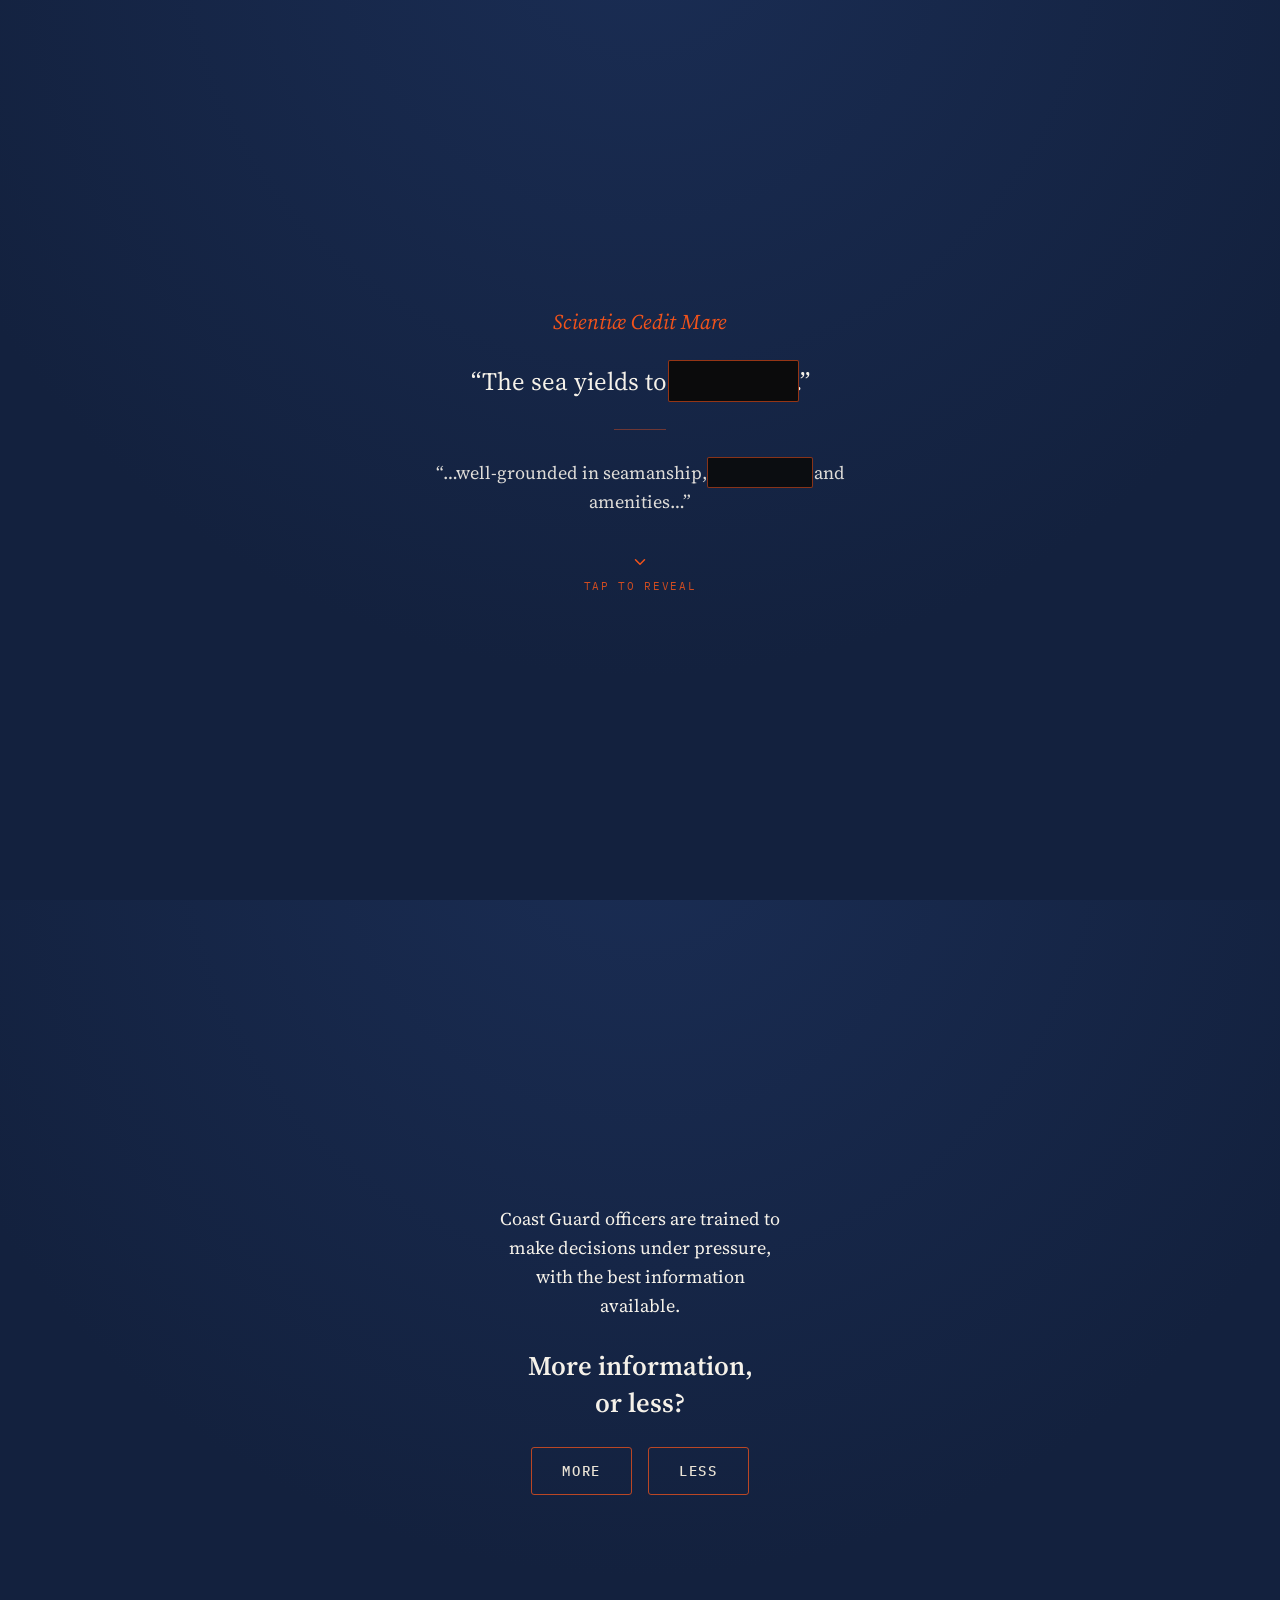
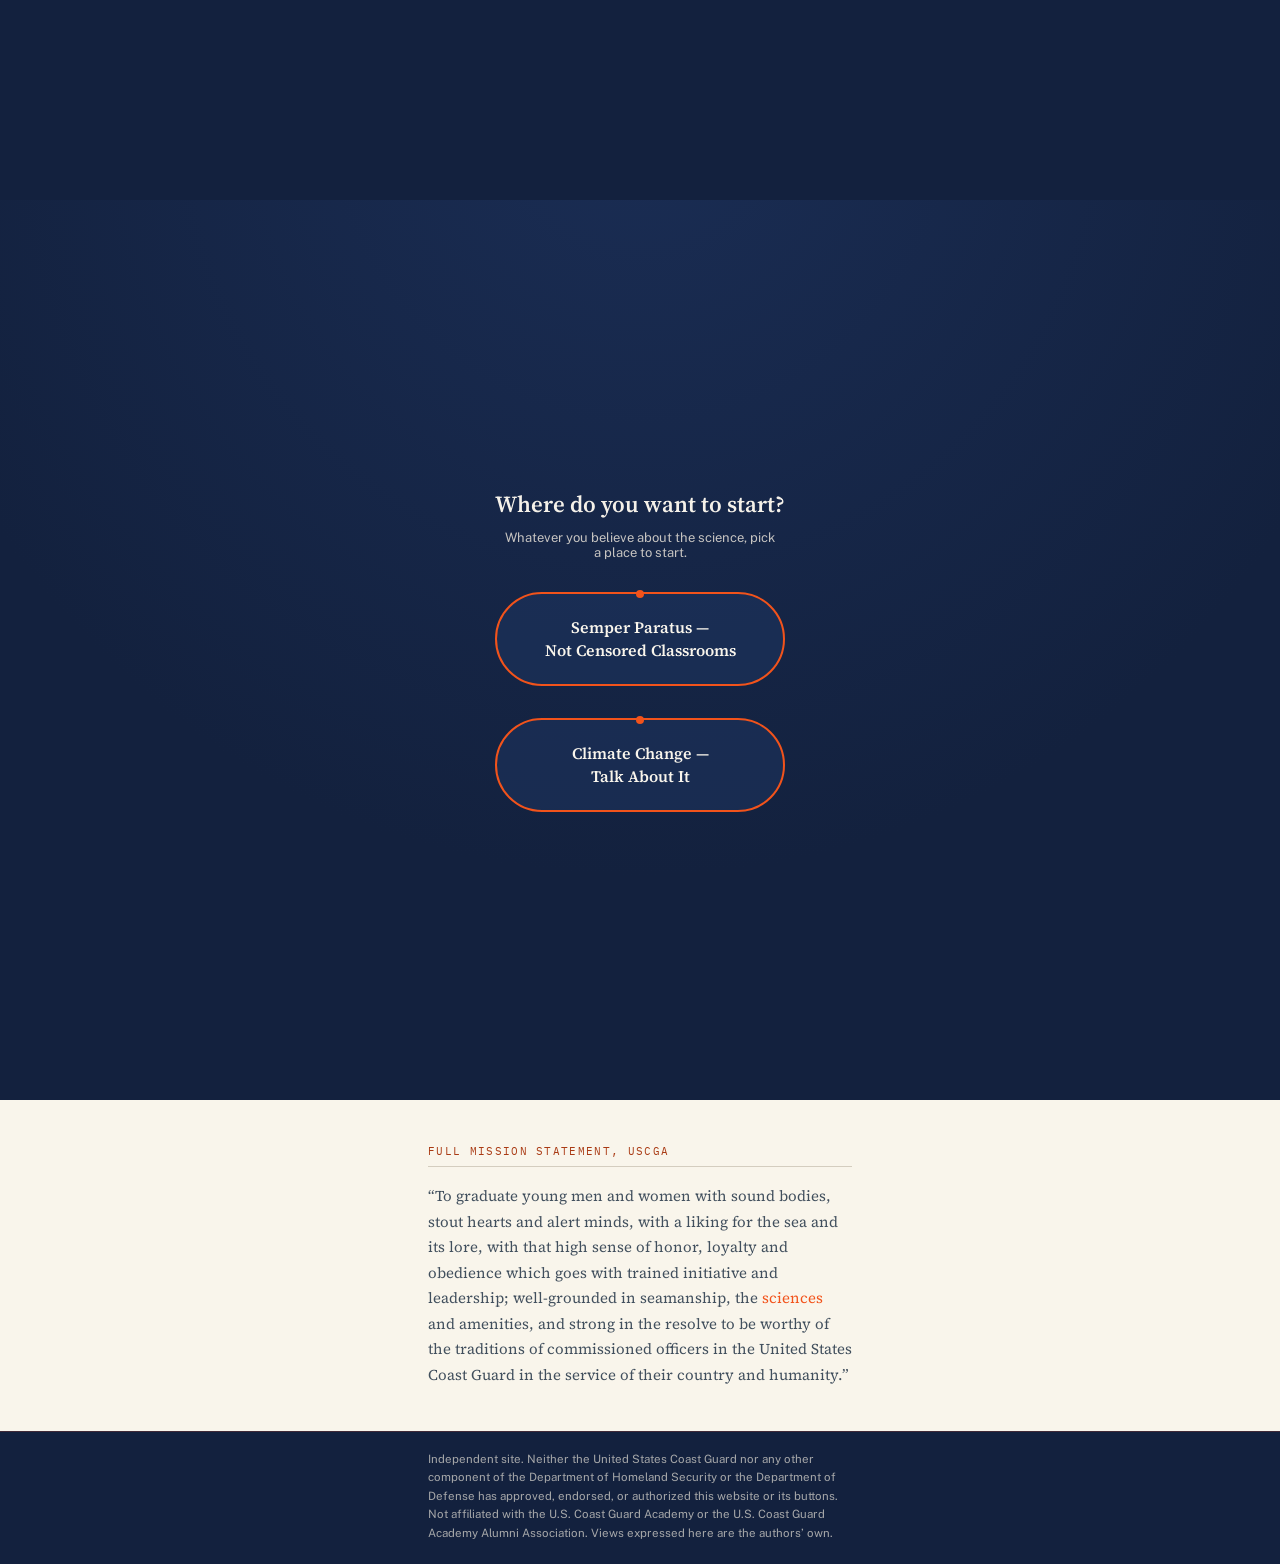
<file: index.html>
<!doctype html>
<html lang="en">
<head>
<meta charset="utf-8">
<meta name="viewport" content="width=device-width, initial-scale=1">
<title>The Sea Yields</title>
<meta name="description" content="The Coast Guard Academy&rsquo;s motto says the sea yields to knowledge. Since 2025, &ldquo;climate change&rdquo; has been a banned term in its classroom materials.">
<link rel="canonical" href="https://theseayields.com/">
<meta property="og:type" content="website">
<meta property="og:site_name" content="The Sea Yields">
<meta property="og:title" content="The Sea Yields">
<meta property="og:description" content="The Coast Guard Academy&rsquo;s motto says the sea yields to knowledge. Since 2025, &ldquo;climate change&rdquo; has been a banned term in its classroom materials.">
<meta property="og:url" content="https://theseayields.com/">
<meta property="og:image" content="https://theseayields.com/assets/images/og-image.jpg">
<meta property="og:image:width" content="1200">
<meta property="og:image:height" content="630">
<meta property="og:image:alt" content="Scienti&aelig; Cedit Mare: &ldquo;The sea yields to knowledge.&rdquo;">
<meta name="twitter:card" content="summary_large_image">
<link rel="icon" type="image/svg+xml" href="assets/favicon.svg">
<link rel="preconnect" href="https://fonts.googleapis.com">
<link rel="preconnect" href="https://fonts.gstatic.com" crossorigin>
<link rel="stylesheet" href="https://fonts.googleapis.com/css2?family=Source+Serif+4:ital,wght@0,400;0,600;1,400&family=Public+Sans:wght@400;500;600;700&family=IBM+Plex+Mono:wght@400;500&display=swap">
<link rel="stylesheet" href="assets/style.css">
<script data-goatcounter="https://theseayields.goatcounter.com/count"
        async src="//gc.zgo.at/count.js"></script>
</head>
<body>

<main>
<!-- BEAT 1 -->
<div class="band band-navy" id="beat1" style="min-height:100svh; display:flex; align-items:center;">
  <div class="col" style="padding:60px 28px;">
    <div style="display:flex; flex-direction:column; gap:26px;">
      <div style="text-align:center;">
        <h1 class="serif" style="font-style:italic; font-size:21px; color:var(--orange);">Scienti&aelig; Cedit Mare</h1>
      </div>
      <div class="serif" style="font-size:25px; line-height:1.55; text-align:center;">
        &ldquo;The sea yields to <span class="redact-slot"><span class="reveal-answer">knowledge</span><span class="redact-cover"></span></span>.&rdquo;
      </div>
      <div class="mono reveal-note" style="font-size:10.5px; color:rgba(230,225,215,0.75); text-align:center;">Scienti&aelig;, from scientia &mdash; the Latin root of &ldquo;science.&rdquo;</div>
      <div style="width:52px; height:1px; background:rgba(242,83,27,0.4); margin:2px auto;"></div>
      <div class="serif" style="font-size:18px; line-height:1.65; text-align:center; opacity:0.9;">
        &ldquo;&hellip;well-grounded in seamanship, <span class="redact-slot"><span class="reveal-answer">the sciences</span><span class="redact-cover"></span></span> and amenities&hellip;&rdquo;
      </div>
      <div class="reveal-note" id="beat1-message" tabindex="-1">
        <div style="width:52px; height:1px; background:rgba(242,83,27,0.22); margin:12px auto 20px;"></div>
        <div class="serif" style="font-size:22px; line-height:1.42; text-align:center; font-weight:600;">
          Climate change is now a censored term in a science classroom.
        </div>
        <div class="mono" style="font-size:10.5px; letter-spacing:0.05em; color:rgba(230,225,215,0.7); text-align:center; border-top:1px solid rgba(242,83,27,0.25); padding-top:12px; margin-top:16px;">
          SOURCE: DHS DIRECTIVE, FEB 14, 2025
        </div>
        <div class="sans" style="text-align:center; margin-top:8px;">
          <a href="#mission-statement" class="js-slow-scroll" onclick="event.stopPropagation()" style="font-size:13px; font-weight:500;">Read the full mission statement &rarr;</a>
        </div>
      </div>
    </div>
    <div class="scroll-hint">
      <svg class="scroll-hint-chevron" aria-hidden="true" width="18" height="18" viewBox="0 0 24 24" fill="none" stroke="var(--orange)" stroke-width="2" stroke-linecap="round" stroke-linejoin="round"><polyline points="6 9 12 15 18 9"></polyline></svg>
      <button type="button" class="mono scroll-hint-label pre-reveal reveal-btn" style="font-size:10.5px; letter-spacing:0.16em; color:rgba(242,83,27,0.85); text-transform:uppercase;">Tap to reveal</button>
      <div class="mono scroll-hint-label post-reveal" style="font-size:10.5px; letter-spacing:0.16em; color:rgba(242,83,27,0.85); text-transform:uppercase;">Keep scrolling</div>
    </div>
  </div>
</div>

<!-- BEAT 2 -->
<div class="band band-navy" id="beat2" style="min-height:100svh; display:flex; align-items:center;">
  <div class="col" style="padding:60px 28px;">
    <div style="display:flex; flex-direction:column; gap:26px; align-items:center;">
      <div class="serif" style="font-size:18px; line-height:1.6; text-align:center; max-width:290px;">
        Coast Guard officers are trained to make decisions under pressure, with the best information available.
      </div>
      <h2 class="serif" style="font-size:27px; font-weight:600; text-align:center;">
        More information,<br>or less?
      </h2>
      <div class="choice-row">
        <button class="choice-btn" type="button">MORE</button>
        <button class="choice-btn" type="button">LESS</button>
      </div>
      <div class="choice-result" tabindex="-1">
        <div style="width:60px; height:1px; background:rgba(242,83,27,0.3);"></div>
        <div class="sans" style="font-size:15px; color:var(--orange); text-align:center; max-width:270px; font-weight:500;">
          The Academy was ordered to choose less. On one specific topic.
        </div>
      </div>
    </div>
  </div>
</div>

<!-- BEAT 3 -->
<div class="band band-navy" style="min-height:100svh; display:flex; align-items:center;">
  <div class="col" style="padding:60px 28px;">
    <div style="display:flex; flex-direction:column; gap:32px; width:100%; align-items:center;">
      <div style="text-align:center;">
        <h2 class="serif" style="font-size:23px; font-weight:600;">Where do you want to start?</h2>
        <div class="sans" style="font-size:13px; color:rgba(230,225,215,0.85); margin-top:10px; max-width:270px; margin-left:auto; margin-right:auto;">Whatever you believe about the science, pick a place to start.</div>
      </div>
      <a href="academic-freedom.html" class="badge-link">
        <div class="badge">
          <div class="badge-dot"></div>
          <div class="serif badge-title">Semper Paratus &mdash;<br>Not Censored Classrooms</div>
        </div>
      </a>
      <a href="climate-change.html" class="badge-link">
        <div class="badge">
          <div class="badge-dot"></div>
          <div class="serif badge-title">Climate Change &mdash;<br>Talk About It</div>
        </div>
      </a>
    </div>
  </div>
</div>

<!-- FULL MISSION STATEMENT (footnote), verbatim from uscga.edu/about -->
<div class="band band-paper" id="mission-statement" tabindex="-1">
  <div class="col" style="padding:44px 28px;">
    <h2 class="label">Full mission statement, USCGA</h2>
    <div class="serif" style="font-size:15px; line-height:1.7; color:var(--ink-soft);">
      &ldquo;To graduate young men and women with sound bodies, stout hearts and alert minds, with a liking for the sea and its lore, with that high sense of honor, loyalty and obedience which goes with trained initiative and leadership; well-grounded in seamanship, the <span class="glow-word">sciences</span> and amenities, and strong in the resolve to be worthy of the traditions of commissioned officers in the United States Coast Guard in the service of their country and humanity.&rdquo;
    </div>
  </div>
</div>
</main>

<footer class="site-footer">
  <div class="col">Independent site. Neither the United States Coast Guard nor any other component of the Department of Homeland Security or the Department of Defense has approved, endorsed, or authorized this website or its buttons. Not affiliated with the U.S. Coast Guard Academy or the U.S. Coast Guard Academy Alumni Association. Views expressed here are the authors&rsquo; own.</div>
</footer>

<script src="assets/site.js"></script>
</body>
</html>
</file>
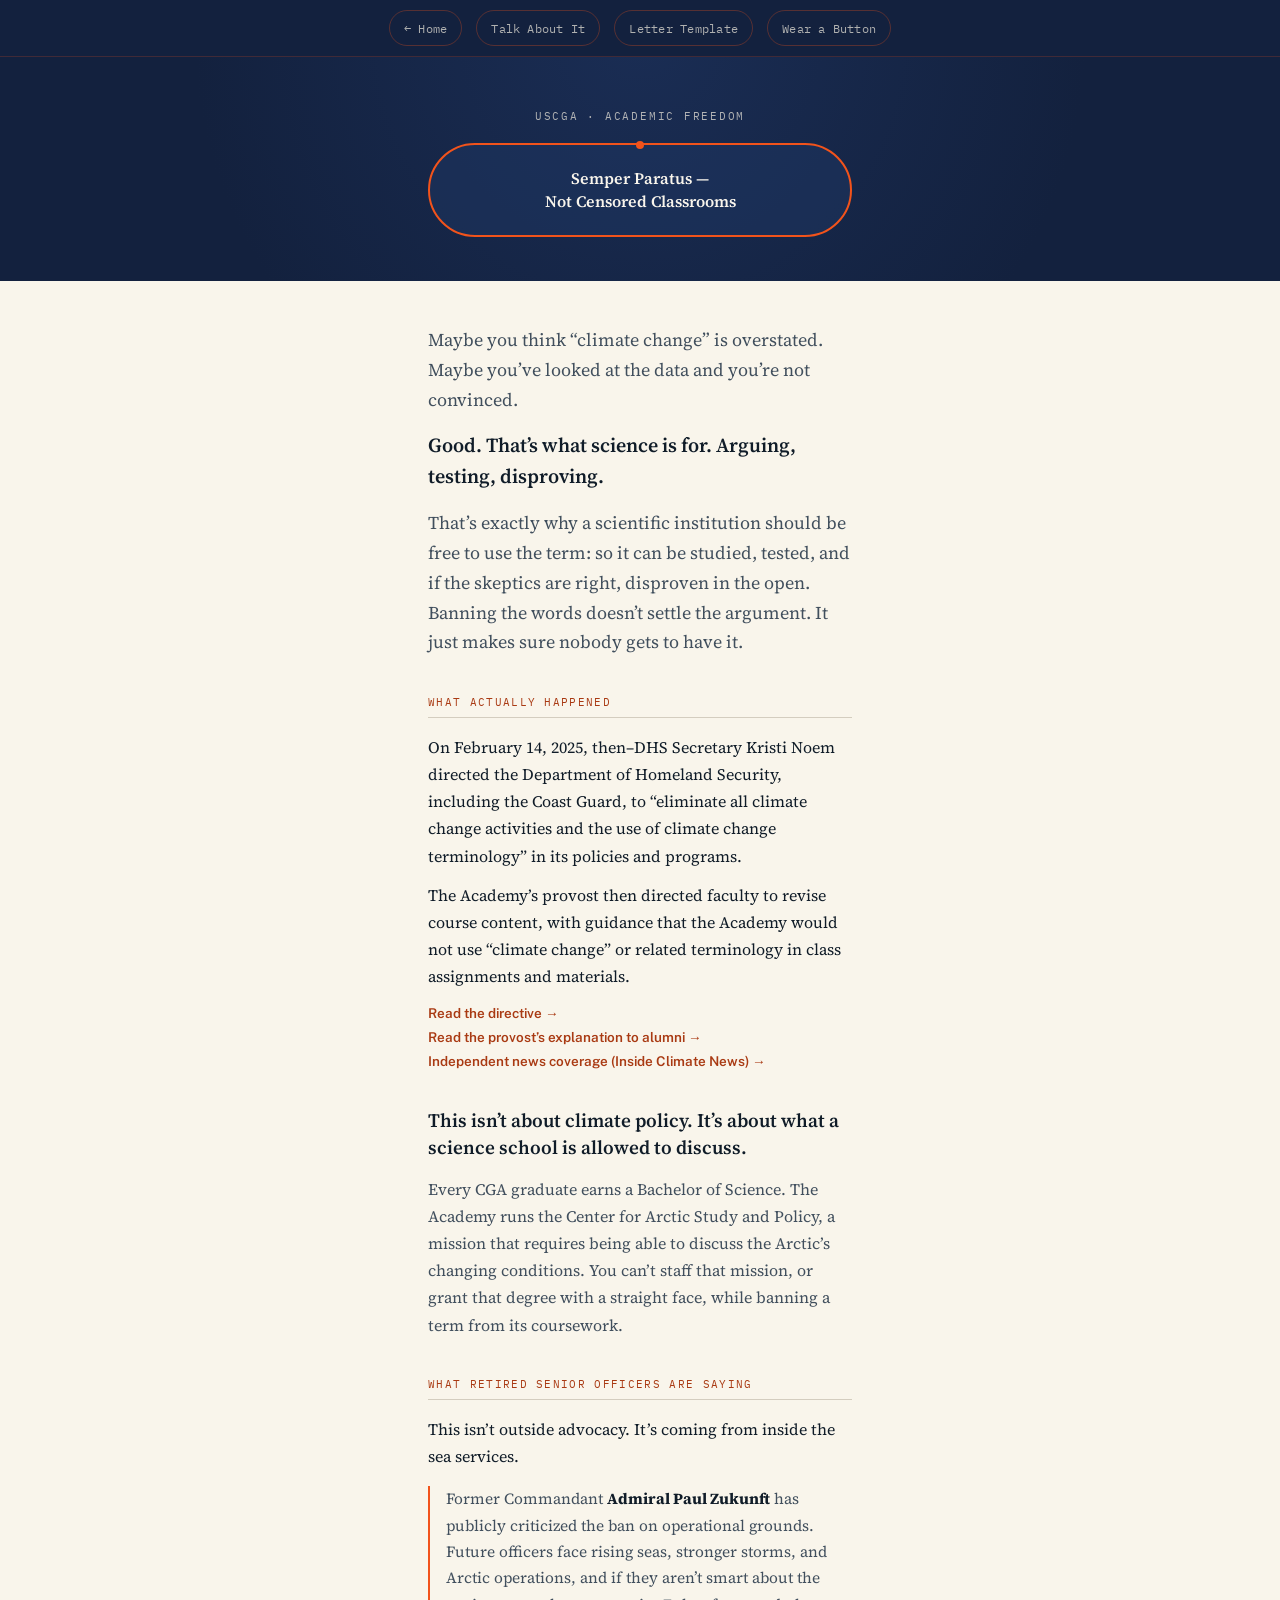
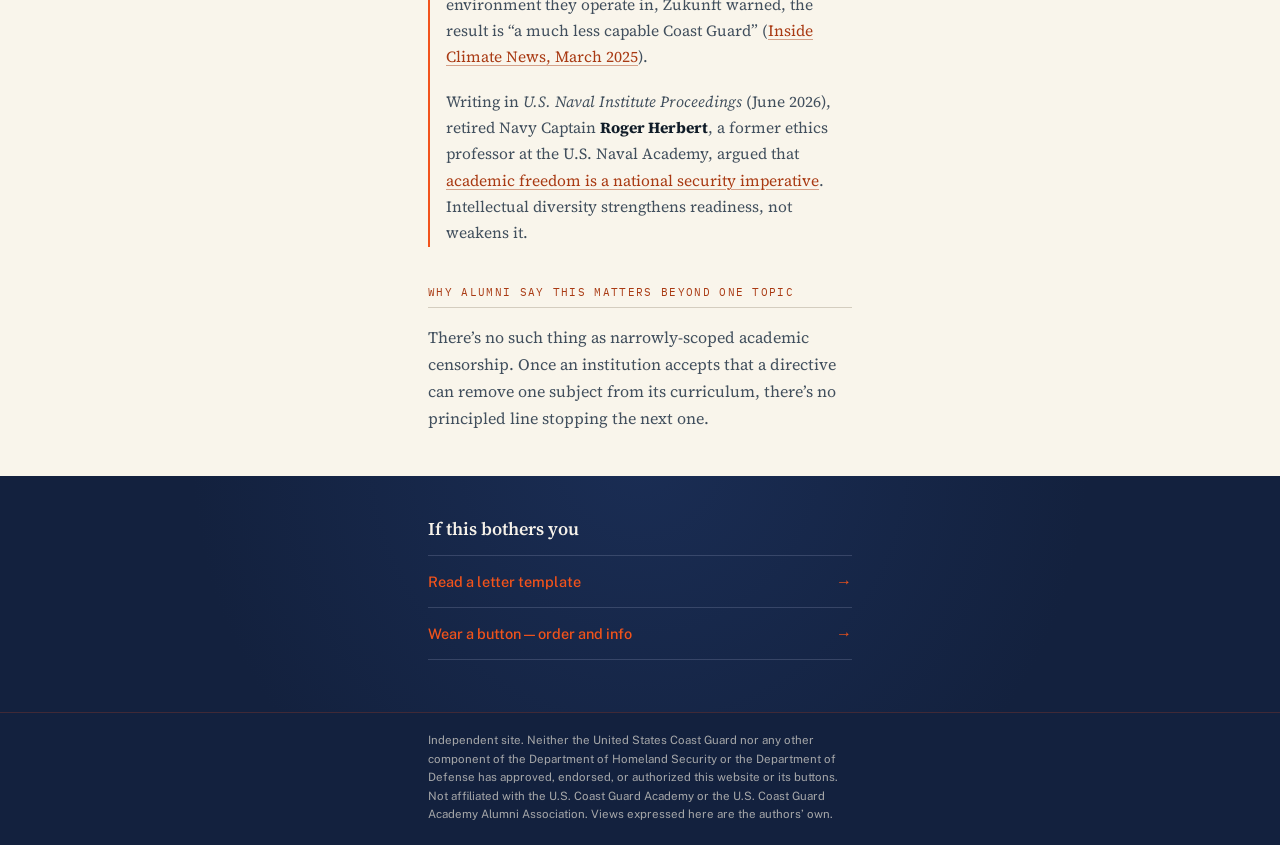
<file: academic-freedom.html>
<!doctype html>
<html lang="en">
<head>
<meta charset="utf-8">
<meta name="viewport" content="width=device-width, initial-scale=1">
<title>Not Censored Classrooms &middot; The Sea Yields</title>
<meta name="description" content="How a 2025 DHS directive took the term &ldquo;climate change&rdquo; out of Coast Guard Academy classrooms, and why retired senior officers say that hurts readiness.">
<link rel="canonical" href="https://theseayields.com/academic-freedom.html">
<meta property="og:type" content="website">
<meta property="og:site_name" content="The Sea Yields">
<meta property="og:title" content="Semper Paratus &mdash; Not Censored Classrooms">
<meta property="og:description" content="How a 2025 DHS directive took the term &ldquo;climate change&rdquo; out of Coast Guard Academy classrooms, and why retired senior officers say that hurts readiness.">
<meta property="og:url" content="https://theseayields.com/academic-freedom.html">
<meta property="og:image" content="https://theseayields.com/assets/images/og-image.jpg">
<meta property="og:image:width" content="1200">
<meta property="og:image:height" content="630">
<meta property="og:image:alt" content="Scienti&aelig; Cedit Mare: &ldquo;The sea yields to knowledge.&rdquo;">
<meta name="twitter:card" content="summary_large_image">
<link rel="icon" type="image/svg+xml" href="assets/favicon.svg">
<link rel="preconnect" href="https://fonts.googleapis.com">
<link rel="preconnect" href="https://fonts.gstatic.com" crossorigin>
<link rel="stylesheet" href="https://fonts.googleapis.com/css2?family=Source+Serif+4:ital,wght@0,400;0,600;1,400&family=Public+Sans:wght@400;500;600;700&family=IBM+Plex+Mono:wght@400;500&display=swap">
<link rel="stylesheet" href="assets/style.css">
<script data-goatcounter="https://theseayields.goatcounter.com/count"
        async src="//gc.zgo.at/count.js"></script>
</head>
<body>

<nav class="subnav" aria-label="Site"><div class="subnav-inner">
  <a href="index.html">&larr; Home</a>
  <a href="climate-change.html">Talk About It</a>
  <a href="letter-template.html">Letter Template</a>
  <a href="button-order.html">Wear a Button</a>
</div></nav>

<main>
<div class="band band-navy">
  <div class="col" style="padding:52px 28px 44px; display:flex; flex-direction:column; align-items:center; gap:20px;">
    <div class="mono" style="font-size:11px; letter-spacing:0.16em; color:rgba(230,225,215,0.75); text-transform:uppercase;">USCGA &middot; Academic Freedom</div>
    <div class="badge" style="width:100%;">
      <div class="badge-dot"></div>
      <h1 class="serif badge-title">Semper Paratus &mdash;<br>Not Censored Classrooms</h1>
    </div>
  </div>
</div>

<div class="band band-paper">
  <div class="col" style="padding:44px 28px; display:flex; flex-direction:column; gap:38px;">

    <div style="display:flex; flex-direction:column; gap:16px;">
      <div class="serif" style="font-size:18px; line-height:1.65; color:var(--ink-soft);">
        Maybe you think &ldquo;climate change&rdquo; is overstated. Maybe you&rsquo;ve looked at the data and you&rsquo;re not convinced.
      </div>
      <div class="serif" style="font-size:20px; font-weight:600; line-height:1.55;">
        Good. That&rsquo;s what science is for. Arguing, testing, disproving.
      </div>
      <div class="serif" style="font-size:18px; line-height:1.65; color:var(--ink-soft);">
        That&rsquo;s exactly why a scientific institution should be free to use the term: so it can be studied, tested, and if the skeptics are right, disproven in the open. Banning the words doesn&rsquo;t settle the argument. It just makes sure nobody gets to have it.
      </div>
    </div>

    <div>
      <h2 class="label">What actually happened</h2>
      <div class="serif" style="font-size:16px; line-height:1.7;">
        On February 14, 2025, then&#8211;DHS Secretary Kristi Noem directed the Department of Homeland Security, including the Coast Guard, to &ldquo;eliminate all climate change activities and the use of climate change terminology&rdquo; in its policies and programs.
      </div>
      <div class="serif" style="font-size:16px; line-height:1.7; margin-top:12px;">
        The Academy&rsquo;s provost then directed faculty to revise course content, with guidance that the Academy would not use &ldquo;climate change&rdquo; or related terminology in class assignments and materials.
      </div>
      <div class="sans" style="margin-top:14px; display:flex; flex-direction:column; gap:8px;">
        <a href="assets/documents/dhs-directive-2025-02-14.pdf" style="font-size:13.5px; font-weight:600;">Read the directive &rarr;</a>
        <a href="https://www.cgaalumni.org/s/1043/21/interior.aspx?sid=1043&amp;gid=1&amp;pgid=7853&amp;cid=21069&amp;ecid=21069&amp;crid=0&amp;calpgid=5810&amp;calcid=15048" style="font-size:13.5px; font-weight:600;">Read the provost&rsquo;s explanation to alumni &rarr;</a>
        <a href="https://insideclimatenews.org/news/07032025/coast-guard-academy-censors-climate-change-terminology/" style="font-size:13.5px; font-weight:600;">Independent news coverage (Inside Climate News) &rarr;</a>
      </div>
    </div>

    <div>
      <h2 class="serif" style="font-size:19px; font-weight:600; line-height:1.45; margin-bottom:14px;">
        This isn&rsquo;t about climate policy. It&rsquo;s about what a science school is allowed to discuss.
      </h2>
      <div class="serif" style="font-size:16px; line-height:1.7; color:var(--ink-soft);">
        Every CGA graduate earns a Bachelor of Science. The Academy runs the Center for Arctic Study and Policy, a mission that requires being able to discuss the Arctic&rsquo;s changing conditions. You can&rsquo;t staff that mission, or grant that degree with a straight face, while banning a term from its coursework.
      </div>
    </div>

    <div>
      <h2 class="label">What retired senior officers are saying</h2>
      <div class="serif" style="font-size:16px; line-height:1.7; margin-bottom:16px;">
        This isn&rsquo;t outside advocacy. It&rsquo;s coming from inside the sea services.
      </div>
      <div class="quote-block">
        <div class="serif" style="font-size:15.5px; line-height:1.7; color:var(--ink-soft);">
          Former Commandant <strong style="color:var(--ink);">Admiral Paul Zukunft</strong> has publicly criticized the ban on operational grounds. Future officers face rising seas, stronger storms, and Arctic operations, and if they aren&rsquo;t smart about the environment they operate in, Zukunft warned, the result is &ldquo;a much less capable Coast Guard&rdquo; (<a href="https://insideclimatenews.org/news/07032025/coast-guard-academy-censors-climate-change-terminology/">Inside Climate News, March 2025</a>).
        </div>
        <div class="serif" style="font-size:15.5px; line-height:1.7; color:var(--ink-soft);">
          Writing in <em>U.S. Naval Institute Proceedings</em> (June 2026), retired Navy Captain <strong style="color:var(--ink);">Roger Herbert</strong>, a former ethics professor at the U.S. Naval Academy, argued that <a href="https://www.usni.org/magazines/proceedings/2026/june/academic-freedom-national-security-imperative">academic freedom is a national security imperative</a>. Intellectual diversity strengthens readiness, not weakens it.
        </div>
      </div>
    </div>

    <div>
      <h2 class="label">Why alumni say this matters beyond one topic</h2>
      <div class="serif" style="font-size:16px; line-height:1.7; color:var(--ink-soft);">
        There&rsquo;s no such thing as narrowly-scoped academic censorship. Once an institution accepts that a directive can remove one subject from its curriculum, there&rsquo;s no principled line stopping the next one.
      </div>
    </div>

  </div>
</div>

<div class="band band-navy">
  <div class="col" style="padding:40px 28px 52px;">
    <h2 class="serif" style="font-size:18px; font-weight:600; margin-bottom:14px;">If this bothers you</h2>
    <div class="footer-cta">
      <a href="letter-template.html"><span class="sans" style="font-size:14.5px; font-weight:500;">Read a letter template</span><span class="sans" style="font-size:16px;">&rarr;</span></a>
      <a href="button-order.html"><span class="sans" style="font-size:14.5px; font-weight:500;">Wear a button &mdash; order and info</span><span class="sans" style="font-size:16px;">&rarr;</span></a>
    </div>
  </div>
</div>
</main>

<footer class="site-footer">
  <div class="col">Independent site. Neither the United States Coast Guard nor any other component of the Department of Homeland Security or the Department of Defense has approved, endorsed, or authorized this website or its buttons. Not affiliated with the U.S. Coast Guard Academy or the U.S. Coast Guard Academy Alumni Association. Views expressed here are the authors&rsquo; own.</div>
</footer>

<script src="assets/site.js"></script>
</body>
</html>
</file>
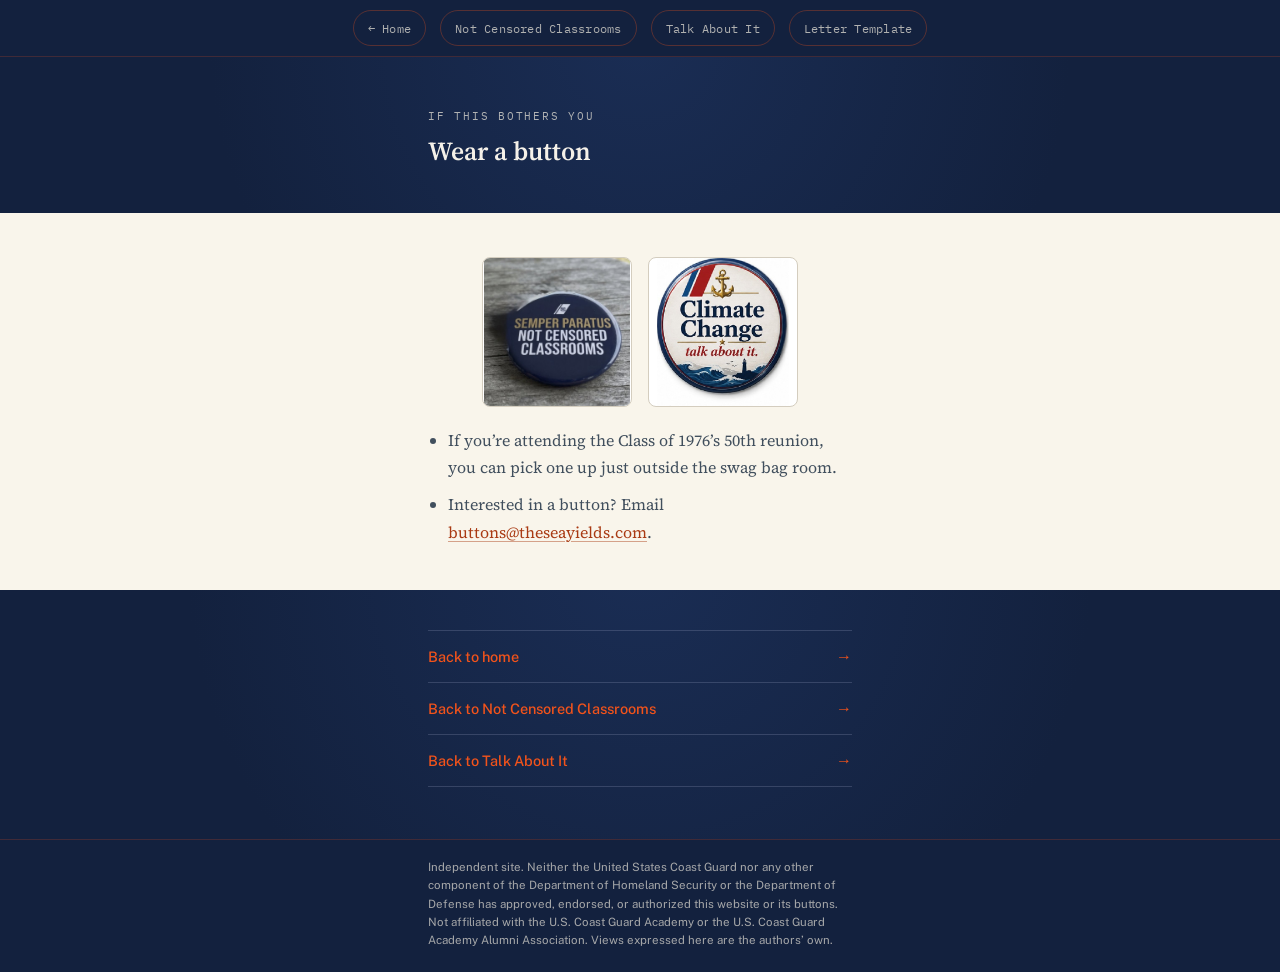
<file: button-order.html>
<!doctype html>
<html lang="en">
<head>
<meta charset="utf-8">
<meta name="viewport" content="width=device-width, initial-scale=1">
<title>Wear a Button &middot; The Sea Yields</title>
<meta name="description" content="Wear a &ldquo;Semper Paratus &mdash; Not Censored Classrooms&rdquo; or &ldquo;Climate Change &mdash; Talk About It&rdquo; button. Here&rsquo;s how to get one.">
<link rel="canonical" href="https://theseayields.com/button-order.html">
<meta property="og:type" content="website">
<meta property="og:site_name" content="The Sea Yields">
<meta property="og:title" content="Wear a button">
<meta property="og:description" content="Wear a &ldquo;Semper Paratus &mdash; Not Censored Classrooms&rdquo; or &ldquo;Climate Change &mdash; Talk About It&rdquo; button. Here&rsquo;s how to get one.">
<meta property="og:url" content="https://theseayields.com/button-order.html">
<meta property="og:image" content="https://theseayields.com/assets/images/og-image.jpg">
<meta property="og:image:width" content="1200">
<meta property="og:image:height" content="630">
<meta property="og:image:alt" content="Scienti&aelig; Cedit Mare: &ldquo;The sea yields to knowledge.&rdquo;">
<meta name="twitter:card" content="summary_large_image">
<link rel="icon" type="image/svg+xml" href="assets/favicon.svg">
<link rel="preconnect" href="https://fonts.googleapis.com">
<link rel="preconnect" href="https://fonts.gstatic.com" crossorigin>
<link rel="stylesheet" href="https://fonts.googleapis.com/css2?family=Source+Serif+4:ital,wght@0,400;0,600;1,400&family=Public+Sans:wght@400;500;600;700&family=IBM+Plex+Mono:wght@400;500&display=swap">
<link rel="stylesheet" href="assets/style.css">
<script data-goatcounter="https://theseayields.goatcounter.com/count"
        async src="//gc.zgo.at/count.js"></script>
</head>
<body>

<nav class="subnav" aria-label="Site"><div class="subnav-inner">
  <a href="index.html">&larr; Home</a>
  <a href="academic-freedom.html">Not Censored Classrooms</a>
  <a href="climate-change.html">Talk About It</a>
  <a href="letter-template.html">Letter Template</a>
</div></nav>

<main>
<div class="band band-navy">
  <div class="col" style="padding:52px 28px 44px;">
    <div class="mono" style="font-size:11px; letter-spacing:0.16em; color:rgba(230,225,215,0.75); text-transform:uppercase;">If This Bothers You</div>
    <h1 class="serif" style="font-size:26px; font-weight:600; margin-top:10px;">Wear a button</h1>
  </div>
</div>

<div class="band band-paper">
  <div class="col" style="padding:44px 28px; display:flex; flex-direction:column; gap:20px;">
    <div style="display:flex; justify-content:center; align-items:center; gap:16px; flex-wrap:wrap;">
      <div style="width:150px; aspect-ratio:1/1; flex:0 0 auto; border:1.5px solid var(--rule); border-radius:8px; overflow:hidden; background:#fff;">
        <img src="assets/images/button-not-censored-classrooms.jpg" alt="Semper Paratus — Not Censored Classrooms button" style="display:block; width:100%; height:100%; object-fit:contain;">
      </div>
      <div style="width:150px; aspect-ratio:1/1; flex:0 0 auto; border:1.5px solid var(--rule); border-radius:8px; overflow:hidden; background:#fff;">
        <img src="assets/images/button-climate-change.jpg" alt="Climate Change — Talk About It button" style="display:block; width:100%; height:100%; object-fit:contain;">
      </div>
    </div>

    <ul style="margin:0; padding-left:20px; display:flex; flex-direction:column; gap:10px;">
      <li class="serif" style="font-size:16px; line-height:1.7; color:var(--ink-soft);">If you&rsquo;re attending the Class of 1976&rsquo;s 50th reunion, you can pick one up just outside the swag bag room.</li>
      <li class="serif" style="font-size:16px; line-height:1.7; color:var(--ink-soft);">Interested in a button? Email <a href="mailto:buttons@theseayields.com">buttons@theseayields.com</a>.</li>
    </ul>
  </div>
</div>

<div class="band band-navy">
  <div class="col" style="padding:40px 28px 52px;">
    <div class="footer-cta">
      <a href="index.html"><span class="sans" style="font-size:14.5px; font-weight:500;">Back to home</span><span class="sans" style="font-size:16px;">&rarr;</span></a>
      <a href="academic-freedom.html"><span class="sans" style="font-size:14.5px; font-weight:500;">Back to Not Censored Classrooms</span><span class="sans" style="font-size:16px;">&rarr;</span></a>
      <a href="climate-change.html"><span class="sans" style="font-size:14.5px; font-weight:500;">Back to Talk About It</span><span class="sans" style="font-size:16px;">&rarr;</span></a>
    </div>
  </div>
</div>
</main>

<footer class="site-footer">
  <div class="col">Independent site. Neither the United States Coast Guard nor any other component of the Department of Homeland Security or the Department of Defense has approved, endorsed, or authorized this website or its buttons. Not affiliated with the U.S. Coast Guard Academy or the U.S. Coast Guard Academy Alumni Association. Views expressed here are the authors&rsquo; own.</div>
</footer>

<script src="assets/site.js"></script>
</body>
</html>
</file>
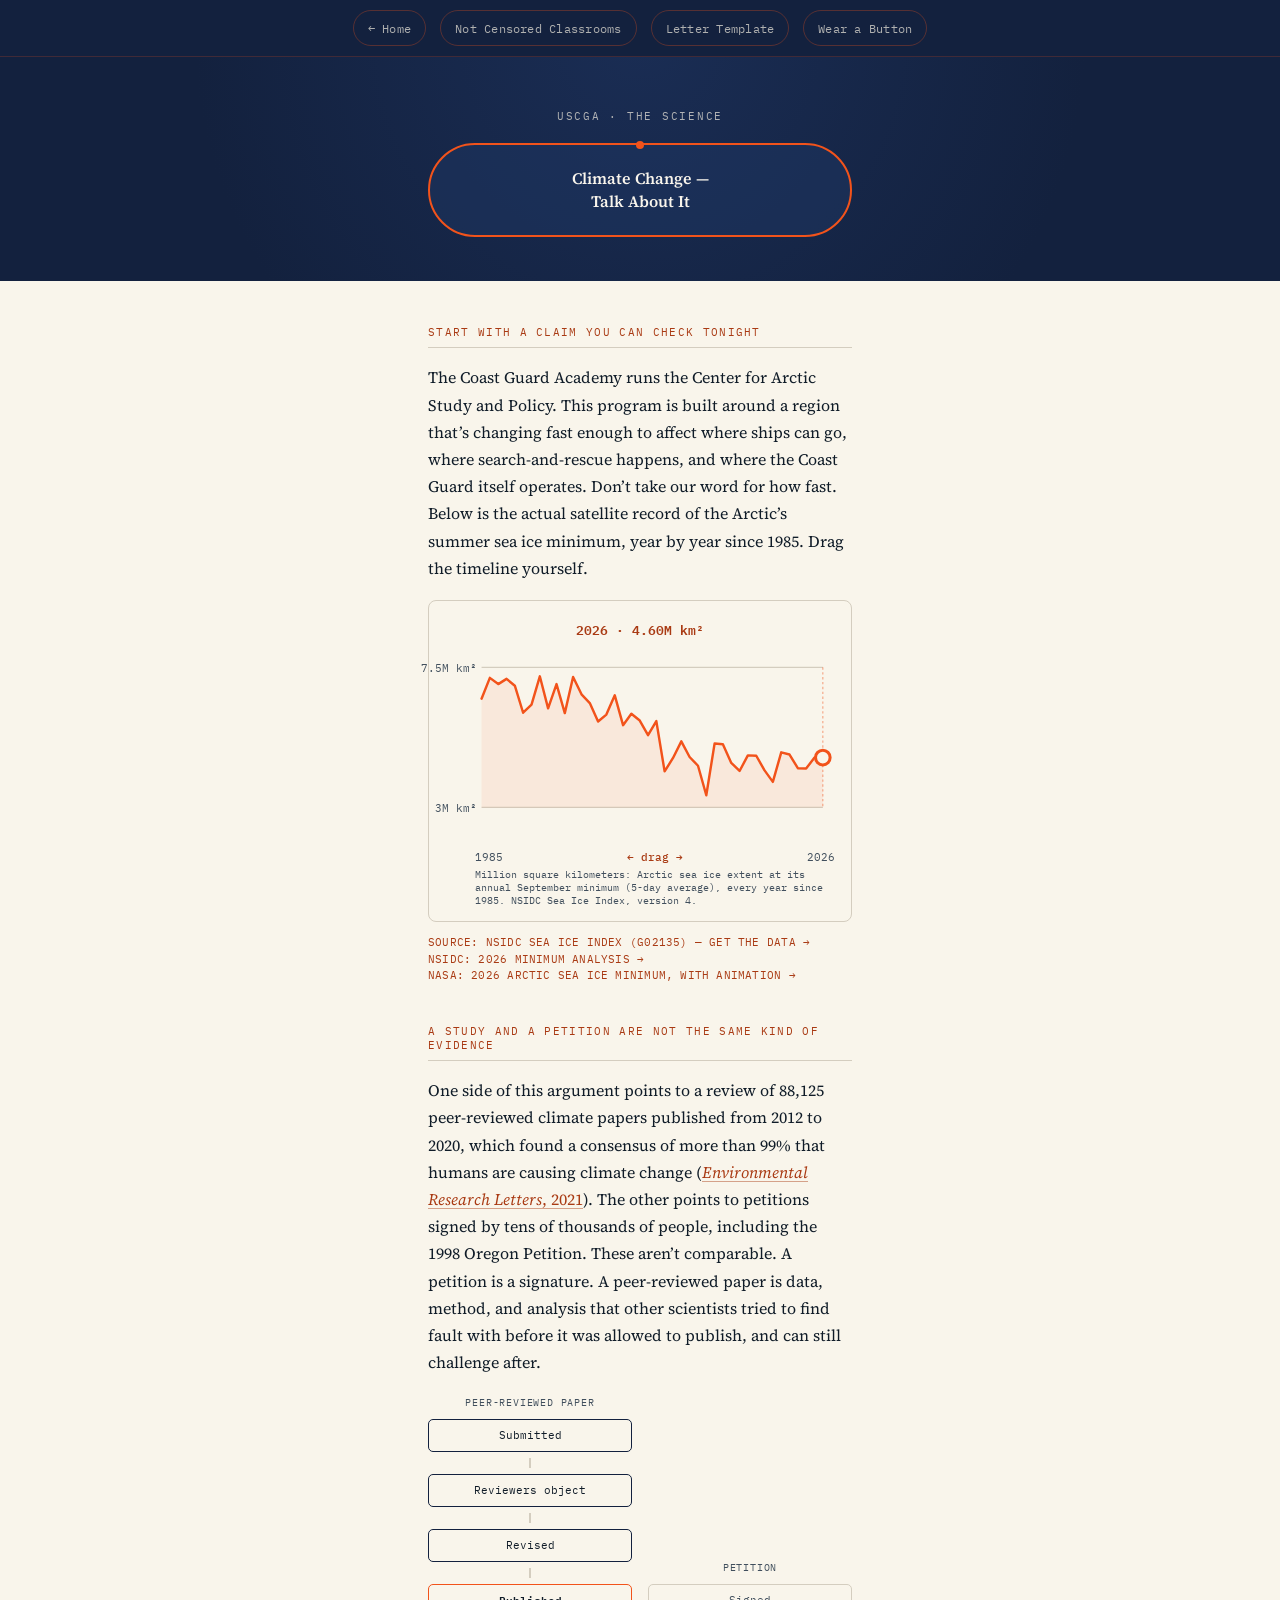
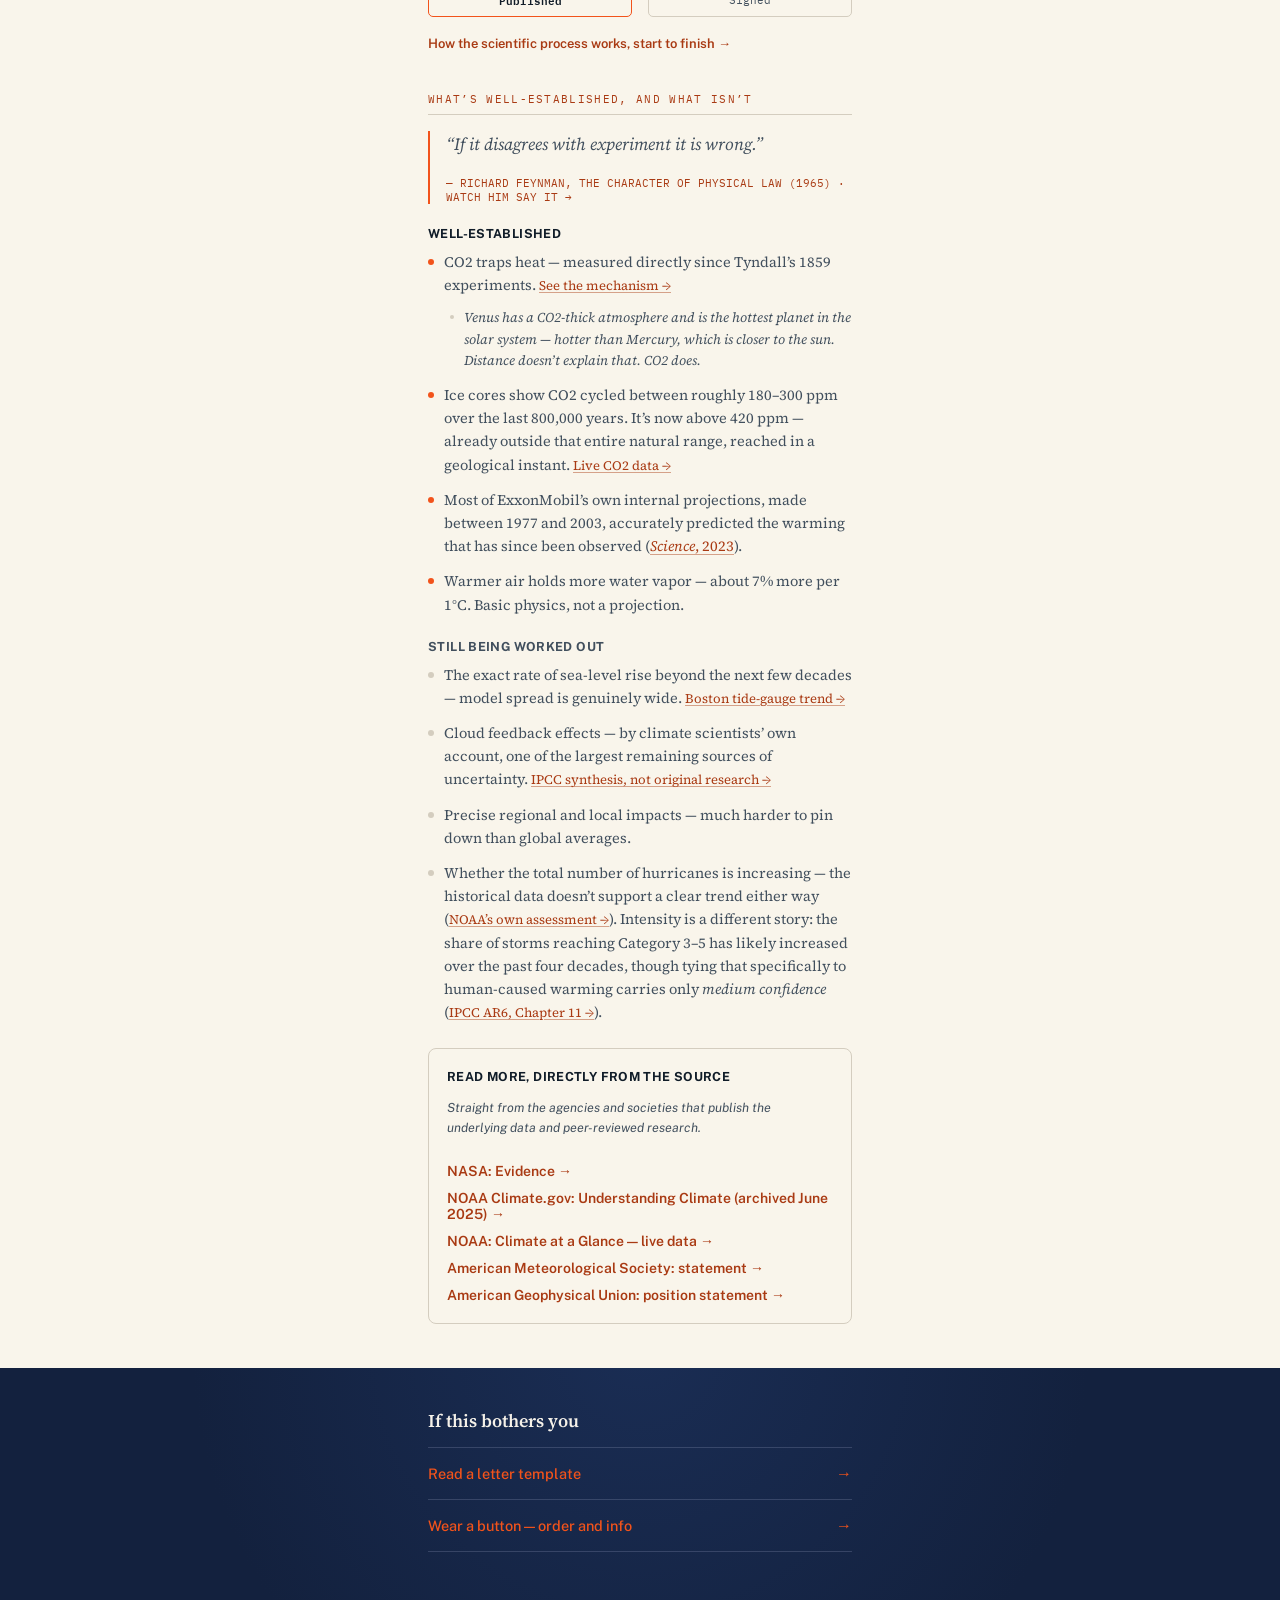
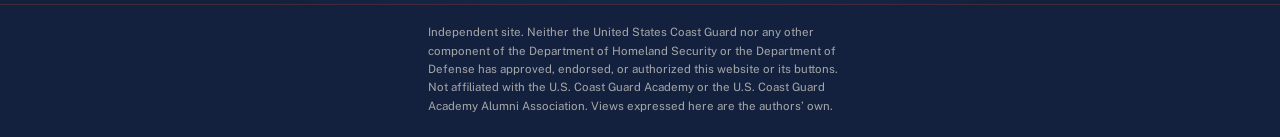
<file: climate-change.html>
<!doctype html>
<html lang="en">
<head>
<meta charset="utf-8">
<meta name="viewport" content="width=device-width, initial-scale=1">
<title>Climate Change: Talk About It &middot; The Sea Yields</title>
<meta name="description" content="Check the data yourself: the Arctic&rsquo;s September sea ice minimum every year since 1985, what&rsquo;s well-established about climate change, and what isn&rsquo;t.">
<link rel="canonical" href="https://theseayields.com/climate-change.html">
<meta property="og:type" content="website">
<meta property="og:site_name" content="The Sea Yields">
<meta property="og:title" content="Climate Change &mdash; Talk About It">
<meta property="og:description" content="Check the data yourself: the Arctic&rsquo;s September sea ice minimum every year since 1985, what&rsquo;s well-established about climate change, and what isn&rsquo;t.">
<meta property="og:url" content="https://theseayields.com/climate-change.html">
<meta property="og:image" content="https://theseayields.com/assets/images/og-image.jpg">
<meta property="og:image:width" content="1200">
<meta property="og:image:height" content="630">
<meta property="og:image:alt" content="Scienti&aelig; Cedit Mare: &ldquo;The sea yields to knowledge.&rdquo;">
<meta name="twitter:card" content="summary_large_image">
<link rel="icon" type="image/svg+xml" href="assets/favicon.svg">
<link rel="preconnect" href="https://fonts.googleapis.com">
<link rel="preconnect" href="https://fonts.gstatic.com" crossorigin>
<link rel="stylesheet" href="https://fonts.googleapis.com/css2?family=Source+Serif+4:ital,wght@0,400;0,600;1,400&family=Public+Sans:wght@400;500;600;700&family=IBM+Plex+Mono:wght@400;500&display=swap">
<link rel="stylesheet" href="assets/style.css">
<script data-goatcounter="https://theseayields.goatcounter.com/count"
        async src="//gc.zgo.at/count.js"></script>
</head>
<body>

<nav class="subnav" aria-label="Site"><div class="subnav-inner">
  <a href="index.html">&larr; Home</a>
  <a href="academic-freedom.html">Not Censored Classrooms</a>
  <a href="letter-template.html">Letter Template</a>
  <a href="button-order.html">Wear a Button</a>
</div></nav>

<main>
<div class="band band-navy">
  <div class="col" style="padding:52px 28px 44px; display:flex; flex-direction:column; align-items:center; gap:20px;">
    <div class="mono" style="font-size:11px; letter-spacing:0.16em; color:rgba(230,225,215,0.75); text-transform:uppercase;">USCGA &middot; The Science</div>
    <div class="badge" style="width:100%;">
      <div class="badge-dot"></div>
      <h1 class="serif badge-title">Climate Change &mdash;<br>Talk About It</h1>
    </div>
  </div>
</div>

<div class="band band-paper">
  <div class="col" style="padding:44px 28px; display:flex; flex-direction:column; gap:40px;">

    <div>
      <h2 class="label">Start with a claim you can check tonight</h2>
      <div class="serif" style="font-size:16px; line-height:1.7; margin-bottom:18px;">
        The Coast Guard Academy runs the Center for Arctic Study and Policy. This program is built around a region that&rsquo;s changing fast enough to affect where ships can go, where search-and-rescue happens, and where the Coast Guard itself operates. Don&rsquo;t take our word for how fast. Below is the actual satellite record of the Arctic&rsquo;s summer sea ice minimum, year by year since 1985. Drag the timeline yourself.
      </div>

      <div class="chart-box">
        <div id="chart-readout" class="mono" style="font-size:13px; font-weight:600; color:var(--orange-deep); text-align:center; margin-bottom:8px;">2026 &middot; 4.60M km&sup2;</div>
        <svg id="ice-chart" viewBox="0 0 320 160" width="100%" tabindex="0" role="slider" aria-label="Arctic September sea ice minimum, by year" aria-valuemin="1985" aria-valuemax="2026" aria-valuenow="2026" aria-valuetext="2026: 4.60 million square kilometers">
          <line x1="30" y1="15" x2="310" y2="15" stroke="var(--rule)" stroke-width="1"></line>
          <line x1="30" y1="130" x2="310" y2="130" stroke="var(--rule)" stroke-width="1"></line>
          <text x="26" y="19" text-anchor="end" font-family="IBM Plex Mono, monospace" font-size="9" fill="var(--ink-soft)">7.5M km&sup2;</text>
          <text x="26" y="134" text-anchor="end" font-family="IBM Plex Mono, monospace" font-size="9" fill="var(--ink-soft)">3M km&sup2;</text>
          <!-- Line and area are drawn by assets/site.js from its iceData list. -->
          <polygon id="chart-area" fill="var(--orange)" opacity="0.08"></polygon>
          <polyline id="chart-line" fill="none" stroke="var(--orange)" stroke-width="2" stroke-linecap="round" stroke-linejoin="round"></polyline>
          <line id="chart-guide" x1="310" y1="15" x2="310" y2="130" stroke="var(--orange)" stroke-width="1" stroke-dasharray="2,2" opacity="0.45"></line>
          <circle id="chart-handle" cx="310" cy="89.1" r="6" fill="var(--paper)" stroke="var(--orange)" stroke-width="2.5"></circle>
        </svg>
        <div style="display:flex; justify-content:space-between; margin-top:6px; padding-left:30px;">
          <div class="mono" style="font-size:10.5px; color:var(--ink-soft);">1985</div>
          <div class="mono" style="font-size:10.5px; color:var(--orange-deep); font-weight:500;">&larr; drag &rarr;</div>
          <div class="mono" id="chart-end-year" style="font-size:10.5px; color:var(--ink-soft);">2026</div>
        </div>
        <div class="mono" style="font-size:9.5px; color:var(--ink-soft); margin-top:4px; padding-left:30px;">Million square kilometers: Arctic sea ice extent at its annual September minimum (5-day average), every year since 1985. NSIDC Sea Ice Index, version 4.</div>
      </div>

      <div class="mono" style="font-size:10.5px; letter-spacing:0.02em; color:var(--ink-soft); margin-top:12px; line-height:1.6;">
        <a href="https://nsidc.org/data/g02135/versions/4" style="font-size:10.5px;">SOURCE: NSIDC SEA ICE INDEX (G02135) &mdash; GET THE DATA &rarr;</a><br><a href="https://nsidc.org/sea-ice-today/analyses/arctic-sea-ice-minimum-ties-tenth-lowest-0" style="font-size:10.5px;">NSIDC: 2026 MINIMUM ANALYSIS &rarr;</a><br><a href="https://science.nasa.gov/science-research/earth-science/climate-science/sea-ice/arctic-sea-ice-2026-min/" style="font-size:10.5px;">NASA: 2026 ARCTIC SEA ICE MINIMUM, WITH ANIMATION &rarr;</a>
      </div>
    </div>

    <div>
      <h2 class="label">A study and a petition are not the same kind of evidence</h2>
      <div class="serif" style="font-size:16px; line-height:1.7; margin-bottom:20px;">
        One side of this argument points to a review of 88,125 peer-reviewed climate papers published from 2012 to 2020, which found a consensus of more than 99% that humans are causing climate change (<a href="https://doi.org/10.1088/1748-9326/ac2966"><em>Environmental Research Letters</em>, 2021</a>). The other points to petitions signed by tens of thousands of people, including the 1998 Oregon Petition. These aren&rsquo;t comparable. A petition is a signature. A peer-reviewed paper is data, method, and analysis that other scientists tried to find fault with before it was allowed to publish, and can still challenge after.
      </div>
      <div style="display:flex; gap:16px;">
        <div style="flex:1; display:flex; flex-direction:column; gap:6px;">
          <div class="mono" style="font-size:10px; letter-spacing:0.08em; color:var(--ink-soft); text-align:center; margin-bottom:4px;">PEER-REVIEWED PAPER</div>
          <div class="chip">Submitted</div>
          <div class="chip-connector"></div>
          <div class="chip">Reviewers object</div>
          <div class="chip-connector"></div>
          <div class="chip">Revised</div>
          <div class="chip-connector"></div>
          <div class="chip strong">Published</div>
        </div>
        <div style="flex:1; display:flex; flex-direction:column; gap:6px; justify-content:flex-end;">
          <div class="mono" style="font-size:10px; letter-spacing:0.08em; color:var(--ink-soft); text-align:center; margin-bottom:4px;">PETITION</div>
          <div class="chip weak">Signed</div>
        </div>
      </div>
      <div class="sans" style="margin-top:16px;">
        <a href="https://undsci.berkeley.edu/understanding-science-101/how-science-works/" style="font-size:13px; font-weight:600;">How the scientific process works, start to finish &rarr;</a>
      </div>
    </div>

    <div>
      <h2 class="label">What&rsquo;s well-established, and what isn&rsquo;t</h2>

      <div class="quote-block" style="margin-bottom:22px;">
        <div class="serif" style="font-size:17px; font-style:italic; line-height:1.6; color:var(--ink-soft);">&ldquo;If it disagrees with experiment it is wrong.&rdquo;</div>
        <div class="mono" style="font-size:11px;"><a href="https://fs.blog/richard-feynman-the-key-to-science/">&mdash; RICHARD FEYNMAN, THE CHARACTER OF PHYSICAL LAW (1965) &middot; WATCH HIM SAY IT &rarr;</a></div>
      </div>

      <div style="display:flex; flex-direction:column; gap:10px; margin-bottom:22px;">
        <h3 class="sans" style="font-size:12.5px; font-weight:700; letter-spacing:0.03em; text-transform:uppercase;">Well-established</h3>
        <ul style="margin:0; padding:0; list-style:none; display:flex; flex-direction:column; gap:12px;">
          <li style="display:flex; flex-direction:column; gap:10px;">
            <div style="display:flex; gap:10px; align-items:flex-start;"><span style="width:6px; height:6px; border-radius:50%; background:var(--orange); margin-top:8px; flex-shrink:0;"></span><span class="serif" style="font-size:14.5px; line-height:1.6; color:var(--ink-soft);">CO2 traps heat &mdash; measured directly since Tyndall&rsquo;s 1859 experiments. <a href="https://www.nationalacademies.org/publications/18730" style="font-size:13px;">See the mechanism &rarr;</a></span></div>
            <div style="display:flex; gap:10px; align-items:flex-start; padding-left:22px;"><span style="width:4px; height:4px; border-radius:50%; background:var(--rule); margin-top:8px; flex-shrink:0;"></span><span class="serif" style="font-size:13.5px; line-height:1.6; color:var(--ink-soft); font-style:italic;">Venus has a CO2-thick atmosphere and is the hottest planet in the solar system &mdash; hotter than Mercury, which is closer to the sun. Distance doesn&rsquo;t explain that. CO2 does.</span></div>
          </li>
          <li style="display:flex; gap:10px; align-items:flex-start;"><span style="width:6px; height:6px; border-radius:50%; background:var(--orange); margin-top:8px; flex-shrink:0;"></span><span class="serif" style="font-size:14.5px; line-height:1.6; color:var(--ink-soft);">Ice cores show CO2 cycled between roughly 180&ndash;300 ppm over the last 800,000 years. It&rsquo;s now above 420 ppm &mdash; already outside that entire natural range, reached in a geological instant. <a href="https://gml.noaa.gov/ccgg/trends/" style="font-size:13px;">Live CO2 data &rarr;</a></span></li>
          <li style="display:flex; gap:10px; align-items:flex-start;"><span style="width:6px; height:6px; border-radius:50%; background:var(--orange); margin-top:8px; flex-shrink:0;"></span><span class="serif" style="font-size:14.5px; line-height:1.6; color:var(--ink-soft);">Most of ExxonMobil&rsquo;s own internal projections, made between 1977 and 2003, accurately predicted the warming that has since been observed (<a href="https://www.science.org/doi/10.1126/science.abk0063"><em>Science</em>, 2023</a>).</span></li>
          <li style="display:flex; gap:10px; align-items:flex-start;"><span style="width:6px; height:6px; border-radius:50%; background:var(--orange); margin-top:8px; flex-shrink:0;"></span><span class="serif" style="font-size:14.5px; line-height:1.6; color:var(--ink-soft);">Warmer air holds more water vapor &mdash; about 7% more per 1&deg;C. Basic physics, not a projection.</span></li>
        </ul>
      </div>

      <div style="display:flex; flex-direction:column; gap:10px;">
        <h3 class="sans" style="font-size:12.5px; font-weight:700; letter-spacing:0.03em; color:var(--ink-soft); text-transform:uppercase;">Still being worked out</h3>
        <ul style="margin:0; padding:0; list-style:none; display:flex; flex-direction:column; gap:12px;">
          <li style="display:flex; gap:10px; align-items:flex-start;"><span style="width:6px; height:6px; border-radius:50%; background:var(--rule); margin-top:8px; flex-shrink:0;"></span><span class="serif" style="font-size:14.5px; line-height:1.6; color:var(--ink-soft);">The exact rate of sea-level rise beyond the next few decades &mdash; model spread is genuinely wide. <a href="https://tidesandcurrents.noaa.gov/sltrends/sltrends_station.shtml?id=8443970" style="font-size:13px;">Boston tide-gauge trend &rarr;</a></span></li>
          <li style="display:flex; gap:10px; align-items:flex-start;"><span style="width:6px; height:6px; border-radius:50%; background:var(--rule); margin-top:8px; flex-shrink:0;"></span><span class="serif" style="font-size:14.5px; line-height:1.6; color:var(--ink-soft);">Cloud feedback effects &mdash; by climate scientists&rsquo; own account, one of the largest remaining sources of uncertainty. <a href="https://www.ipcc.ch/report/ar6/wg1/chapter/summary-for-policymakers/" style="font-size:13px;">IPCC synthesis, not original research &rarr;</a></span></li>
          <li style="display:flex; gap:10px; align-items:flex-start;"><span style="width:6px; height:6px; border-radius:50%; background:var(--rule); margin-top:8px; flex-shrink:0;"></span><span class="serif" style="font-size:14.5px; line-height:1.6; color:var(--ink-soft);">Precise regional and local impacts &mdash; much harder to pin down than global averages.</span></li>
          <li style="display:flex; gap:10px; align-items:flex-start;"><span style="width:6px; height:6px; border-radius:50%; background:var(--rule); margin-top:8px; flex-shrink:0;"></span><span class="serif" style="font-size:14.5px; line-height:1.6; color:var(--ink-soft);">Whether the total number of hurricanes is increasing &mdash; the historical data doesn&rsquo;t support a clear trend either way (<a href="https://www.gfdl.noaa.gov/global-warming-and-hurricanes/" style="font-size:13px;">NOAA&rsquo;s own assessment &rarr;</a>). Intensity is a different story: the share of storms reaching Category 3&ndash;5 has likely increased over the past four decades, though tying that specifically to human-caused warming carries only <em>medium confidence</em> (<a href="https://www.ipcc.ch/report/ar6/wg1/chapter/chapter-11/" style="font-size:13px;">IPCC AR6, Chapter 11 &rarr;</a>).</span></li>
        </ul>
      </div>

      <div class="box" style="margin-top:24px;">
        <h3 class="box-title">Read more, directly from the source</h3>
        <div class="box-note" style="margin-bottom:12px;">Straight from the agencies and societies that publish the underlying data and peer-reviewed research.</div>
        <div class="box-links">
          <a href="https://science.nasa.gov/climate-change/evidence/">NASA: Evidence &rarr;</a>
          <a href="https://www.climate.gov/news-features/understanding-climate">NOAA Climate.gov: Understanding Climate (archived June 2025) &rarr;</a>
          <a href="https://www.ncei.noaa.gov/access/monitoring/climate-at-a-glance/">NOAA: Climate at a Glance &mdash; live data &rarr;</a>
          <a href="https://www.ametsoc.org/ams/about-ams/ams-statements/statements-of-the-ams-in-force/climate-change1/">American Meteorological Society: statement &rarr;</a>
          <a href="https://www.agu.org/science-policy/position-statements/climate">American Geophysical Union: position statement &rarr;</a>
        </div>
      </div>
    </div>

  </div>
</div>

<div class="band band-navy">
  <div class="col" style="padding:40px 28px 52px;">
    <h2 class="serif" style="font-size:18px; font-weight:600; margin-bottom:14px;">If this bothers you</h2>
    <div class="footer-cta">
      <a href="letter-template.html"><span class="sans" style="font-size:14.5px; font-weight:500;">Read a letter template</span><span class="sans" style="font-size:16px;">&rarr;</span></a>
      <a href="button-order.html"><span class="sans" style="font-size:14.5px; font-weight:500;">Wear a button &mdash; order and info</span><span class="sans" style="font-size:16px;">&rarr;</span></a>
    </div>
  </div>
</div>
</main>

<footer class="site-footer">
  <div class="col">Independent site. Neither the United States Coast Guard nor any other component of the Department of Homeland Security or the Department of Defense has approved, endorsed, or authorized this website or its buttons. Not affiliated with the U.S. Coast Guard Academy or the U.S. Coast Guard Academy Alumni Association. Views expressed here are the authors&rsquo; own.</div>
</footer>

<script src="assets/site.js"></script>
</body>
</html>
</file>
<file: assets/style.css>
/* ---------------------------------------------------------
   The Sea Yields — shared styles
   Palette verified against USCGA's real colors:
   blue #223C70 (PMS 2119C) and the Coast Guard racing-stripe
   orange #F2531B (PMS 172C) — not an invented brand.
--------------------------------------------------------- */

:root {
  --navy-deep: #13213E;
  --navy: #1A2D54;
  --navy-badge-fill: rgba(30, 54, 99, 0.5);
  --paper: oklch(97% 0.014 85);
  --ink: oklch(22% 0.03 250);
  --ink-soft: oklch(42% 0.03 250);
  --orange: #F2531B;
  --orange-bright: #F57549;
  --orange-deep: #A93A13;
  --rule: oklch(85% 0.02 85);
}

* { box-sizing: border-box; }

html, body {
  margin: 0;
  padding: 0;
  background: var(--paper);
  color: var(--ink);
}

body {
  font-family: "Public Sans", -apple-system, "Segoe UI", sans-serif;
  -webkit-font-smoothing: antialiased;
}

/* Headings carry document structure only; each one's look comes from
   its classes and inline styles, exactly as the divs they replaced. */
h1, h2, h3 { margin: 0; font: inherit; }

.serif { font-family: "Source Serif 4", Georgia, "Times New Roman", serif; }
.sans { font-family: "Public Sans", -apple-system, "Segoe UI", sans-serif; }
.mono { font-family: "IBM Plex Mono", "Courier New", monospace; }

a { color: var(--orange-deep); text-decoration: none; }
a:hover { color: #822c0e; text-decoration: underline; }
.band-navy a { color: var(--orange); }
.band-navy a:hover { color: var(--orange-bright); }
.badge-link:hover { text-decoration: none; }

/* Links inside running text are underlined so they stand out by more
   than color alone. Standalone "→" links keep the clean look. */
.serif a {
  text-decoration: underline;
  text-decoration-thickness: 1px;
  text-underline-offset: 0.18em;
  text-decoration-color: rgba(169, 58, 19, 0.45);
}
.serif a:hover { text-decoration-color: currentColor; }

:focus-visible { outline: 2px solid var(--orange); outline-offset: 3px; }
/* Blocks that receive focus from script (so screen readers announce
   newly revealed text) aren't controls, so they don't need a ring. */
[tabindex="-1"]:focus { outline: none; }

/* Layout: full-bleed color bands, constrained reading column */
.band {
  width: 100%;
}
.band-navy {
  background: var(--navy-deep);
  background-image: radial-gradient(circle at 50% -10%, var(--navy) 0%, var(--navy-deep) 65%);
  color: oklch(96% 0.012 85);
}
.band-paper {
  background: var(--paper);
}
.col {
  max-width: 480px;
  margin: 0 auto;
  padding: 0 28px;
}

/* Section label — small mono caps heading */
.label {
  font-family: "IBM Plex Mono", "Courier New", monospace;
  font-size: 11px;
  letter-spacing: 0.12em;
  text-transform: uppercase;
  color: var(--orange-deep);
  border-bottom: 1px solid var(--rule);
  padding-bottom: 8px;
  margin-bottom: 16px;
}

/* Badge / pill button with the animated dot */
.badge-link { display: block; width: 100%; text-decoration: none; }
.badge {
  border: 2px solid var(--orange);
  border-radius: 100px;
  padding: 22px 24px;
  text-align: center;
  position: relative;
  background: var(--navy-badge-fill);
}
.badge-title {
  font-size: 16px;
  font-weight: 600;
  color: oklch(97% 0.012 85);
  line-height: 1.45;
}
.badge-dot {
  width: 8px;
  height: 8px;
  border-radius: 50%;
  background: var(--orange);
  position: absolute;
  top: 0%;
  left: 50%;
  transform: translate(-50%, -50%);
}
.badge.is-running .badge-dot {
  animation: badgeDotRun 1s linear 0.2s 1;
}
@keyframes badgeDotRun {
  0%   { top: 0%;   left: 50%;  transform: translate(-50%, -50%); }
  8%   { top: 0%;   left: 80%;  transform: translate(-50%, -50%); }
  17%  { top: 15%;  left: 95%;  transform: translate(-50%, -50%); }
  25%  { top: 50%;  left: 100%; transform: translate(-50%, -50%); }
  33%  { top: 85%;  left: 95%;  transform: translate(-50%, -50%); }
  42%  { top: 100%; left: 80%;  transform: translate(-50%, -50%); }
  58%  { top: 100%; left: 20%;  transform: translate(-50%, -50%); }
  67%  { top: 85%;  left: 5%;   transform: translate(-50%, -50%); }
  75%  { top: 50%;  left: 0%;   transform: translate(-50%, -50%); }
  83%  { top: 15%;  left: 5%;   transform: translate(-50%, -50%); }
  92%  { top: 0%;   left: 20%;  transform: translate(-50%, -50%); }
  100% { top: 0%;   left: 50%;  transform: translate(-50%, -50%); }
}

/* Redaction bar (Beat 1) — the answer text is always laid out in place;
   a cover sits on top and wipes away via transform/opacity only, so
   nothing around it ever reflows. This is what makes the reveal smooth
   instead of jumpy. */
#beat1:not(.is-revealed) { cursor: pointer; }
.redact-slot {
  position: relative;
  display: inline-block;
}
.reveal-answer {
  color: var(--orange-bright);
  font-weight: 600;
}
.redact-cover {
  position: absolute;
  inset: -0.06em -0.18em;
  background: #0B0B0C;
  border: 1px solid rgba(242, 83, 27, 0.6);
  border-radius: 2px;
  transform-origin: right center;
  transition: transform 0.6s cubic-bezier(0.65, 0, 0.35, 1) 0.05s,
              opacity 0.5s ease 0.15s,
              border-color 0.5s ease 0.15s;
}
.is-revealed .redact-cover {
  transform: scaleX(0);
  opacity: 0;
  border-color: rgba(242, 83, 27, 0);
}
.is-revealed .reveal-answer {
  animation: answerGlow 1s ease-out 0.35s;
}
@keyframes answerGlow {
  0%   { text-shadow: 0 0 0 rgba(242, 83, 27, 0); }
  45%  { text-shadow: 0 0 14px rgba(242, 83, 27, 0.65); }
  100% { text-shadow: 0 0 0 rgba(242, 83, 27, 0); }
}
.reveal-note { display: none; }
.is-revealed .reveal-note {
  display: block;
  animation: revealFadeIn 0.7s cubic-bezier(0.22, 1, 0.36, 1) 0.45s both;
}
@keyframes revealFadeIn {
  0%   { opacity: 0; filter: blur(3px); transform: translateY(2px) scale(0.97); }
  100% { opacity: 1; filter: blur(0); transform: translateY(0) scale(1); }
}

/* Scroll hint — "tap to reveal" before, "keep scrolling" after, so the
   cue for more content below never just vanishes. */
.scroll-hint {
  display: flex;
  flex-direction: column;
  align-items: center;
  gap: 8px;
  margin-top: 36px;
}
.scroll-hint-label.post-reveal { display: none; }
.is-revealed .scroll-hint-label.pre-reveal { display: none; }
.is-revealed .scroll-hint-label.post-reveal { display: block; }
.is-revealed .scroll-hint-chevron {
  animation: scrollBounce 1.6s ease-in-out infinite;
}
@keyframes scrollBounce {
  0%, 100% { transform: translateY(0); }
  50% { transform: translateY(6px); }
}
/* "Tap to reveal" is a real button so keyboard and screen-reader users
   can reveal the redacted text too; it keeps the plain label look. */
.reveal-btn {
  -webkit-appearance: none;
  appearance: none;
  background: none;
  border: 0;
  margin: -6px -10px;
  padding: 6px 10px;
  cursor: pointer;
}

/* Mission statement word glow, triggered on scroll into view */
.glow-word {
  color: var(--ink-soft);
  transition: color 1.2s ease;
}
.mission-in-view .glow-word {
  color: var(--orange);
  animation: glowPulse 1.8s ease-out;
}
@keyframes glowPulse {
  0%   { text-shadow: 0 0 0 rgba(242, 83, 27, 0); color: var(--ink-soft); }
  40%  { text-shadow: 0 0 16px rgba(242, 83, 27, 0.7), 0 0 32px rgba(242, 83, 27, 0.35); color: var(--orange); }
  100% { text-shadow: 0 0 8px rgba(242, 83, 27, 0.3); color: var(--orange); }
}

/* Section labels/quotes reused across subpages */
.quote-block {
  border-left: 2px solid var(--orange);
  padding-left: 16px;
  display: flex;
  flex-direction: column;
  gap: 18px;
}

/* Read-more box / bordered callouts */
.box {
  border: 1.5px solid var(--rule);
  border-radius: 8px;
  padding: 20px 18px;
  display: flex;
  flex-direction: column;
  gap: 14px;
}
.box-title {
  font-size: 12.5px; font-weight: 700; letter-spacing: 0.03em;
  color: var(--ink); text-transform: uppercase;
}
.box-links { display: flex; flex-direction: column; gap: 11px; }
.box-links a { font-size: 14px; font-weight: 600; }
.box-note { font-size: 12.5px; font-style: italic; line-height: 1.55; color: var(--ink-soft); }

/* Chips (peer review vs petition diagram) */
.chip {
  background: var(--paper);
  border: 1.5px solid var(--navy-deep);
  border-radius: 5px;
  padding: 8px 10px;
  font-family: "IBM Plex Mono", monospace;
  font-size: 11px;
  color: var(--ink);
  text-align: center;
  line-height: 1.35;
}
.chip.weak { border-color: var(--rule); color: var(--ink-soft); }
.chip.strong { border-color: var(--orange); font-weight: 600; }
.chip-connector { width: 1.5px; height: 10px; background: var(--rule); margin: 0 auto; }

/* Arctic ice chart — drag, tap, or use arrow keys to scrub by year */
.chart-box { border: 1.5px solid var(--rule); border-radius: 8px; padding: 18px 16px 14px; }
#ice-chart { display: block; overflow: visible; touch-action: pan-y; cursor: grab; }
#ice-chart.is-dragging { cursor: grabbing; }
/* The axis labels hang outside the SVG's box, so draw the keyboard
   focus ring around the whole chart box instead of through them. */
@supports selector(:has(*)) {
  #ice-chart:focus-visible { outline: none; }
  .chart-box:has(#ice-chart:focus-visible) { outline: 2px solid var(--orange); outline-offset: 2px; }
}

/* Footer CTA */
.footer-cta a {
  display: flex; justify-content: space-between; align-items: center;
  padding: 16px 0; border-top: 1px solid rgba(150, 160, 190, 0.25);
}
.footer-cta a:last-child { border-bottom: 1px solid rgba(150, 160, 190, 0.25); }

/* Officer's instinct choice buttons (Beat 2) */
.choice-row { display: flex; gap: 16px; width: 100%; justify-content: center; }
.choice-btn {
  border: 1.5px solid rgba(242, 83, 27, 0.75);
  color: oklch(92% 0.02 85);
  padding: 14px 30px;
  border-radius: 3px;
  letter-spacing: 0.12em;
  font-size: 14px;
  font-weight: 500;
  background: transparent;
  font-family: "IBM Plex Mono", monospace;
  cursor: pointer;
}
.choice-btn:hover { background: rgba(242, 83, 27, 0.12); }
.choice-result {
  display: none;
  flex-direction: column;
  align-items: center;
  gap: 26px;
  width: 100%;
}
.choice-made .choice-result {
  display: flex;
  animation: revealFadeIn 0.6s cubic-bezier(0.22, 1, 0.36, 1) both;
}
.choice-made .choice-row { display: none; }

/* Site footer: independence disclaimer on every page */
.site-footer {
  background: var(--navy-deep);
  border-top: 1px solid rgba(242, 83, 27, 0.2);
  color: rgba(230, 225, 215, 0.7);
}
.site-footer .col {
  padding: 18px 28px 22px;
  font-size: 11.5px;
  line-height: 1.6;
}

@media (max-width: 380px) {
  .col { padding: 0 20px; }
}

/* Cross-page nav strip, top of every child page.
   Single scrollable row of tappable pills, never wraps into a
   cramped multi-line grid on narrow screens. */
.subnav {
  background: var(--navy-deep);
  border-bottom: 1px solid rgba(242, 83, 27, 0.2);
}
.subnav-inner {
  max-width: 480px;
  margin: 0 auto;
  padding: 10px 16px;
  display: flex;
  gap: 8px;
  overflow-x: auto;
  -webkit-overflow-scrolling: touch;
  scrollbar-width: none;
}
.subnav-inner::-webkit-scrollbar { display: none; }
@media (min-width: 700px) {
  .subnav-inner {
    max-width: 640px;
    justify-content: center;
    gap: 14px;
    overflow-x: visible;
  }
}
.subnav a {
  font-family: "IBM Plex Mono", "Courier New", monospace;
  font-size: 12px;
  letter-spacing: 0.02em;
  color: rgba(230, 225, 215, 0.75);
  white-space: nowrap;
  flex-shrink: 0;
  display: inline-flex;
  align-items: center;
  min-height: 36px;
  padding: 8px 14px;
  border: 1px solid rgba(242, 83, 27, 0.3);
  border-radius: 100px;
}
.subnav a:hover, .subnav a:active {
  background: rgba(242, 83, 27, 0.14);
  border-color: rgba(242, 83, 27, 0.6);
  color: var(--orange);
}

/* Respect the OS "reduce motion" setting: every animation and transition
   jumps straight to its end state. */
@media (prefers-reduced-motion: reduce) {
  *, *::before, *::after {
    animation-duration: 0.01ms !important;
    animation-iteration-count: 1 !important;
    transition-duration: 0.01ms !important;
    scroll-behavior: auto !important;
  }
}
</file>
